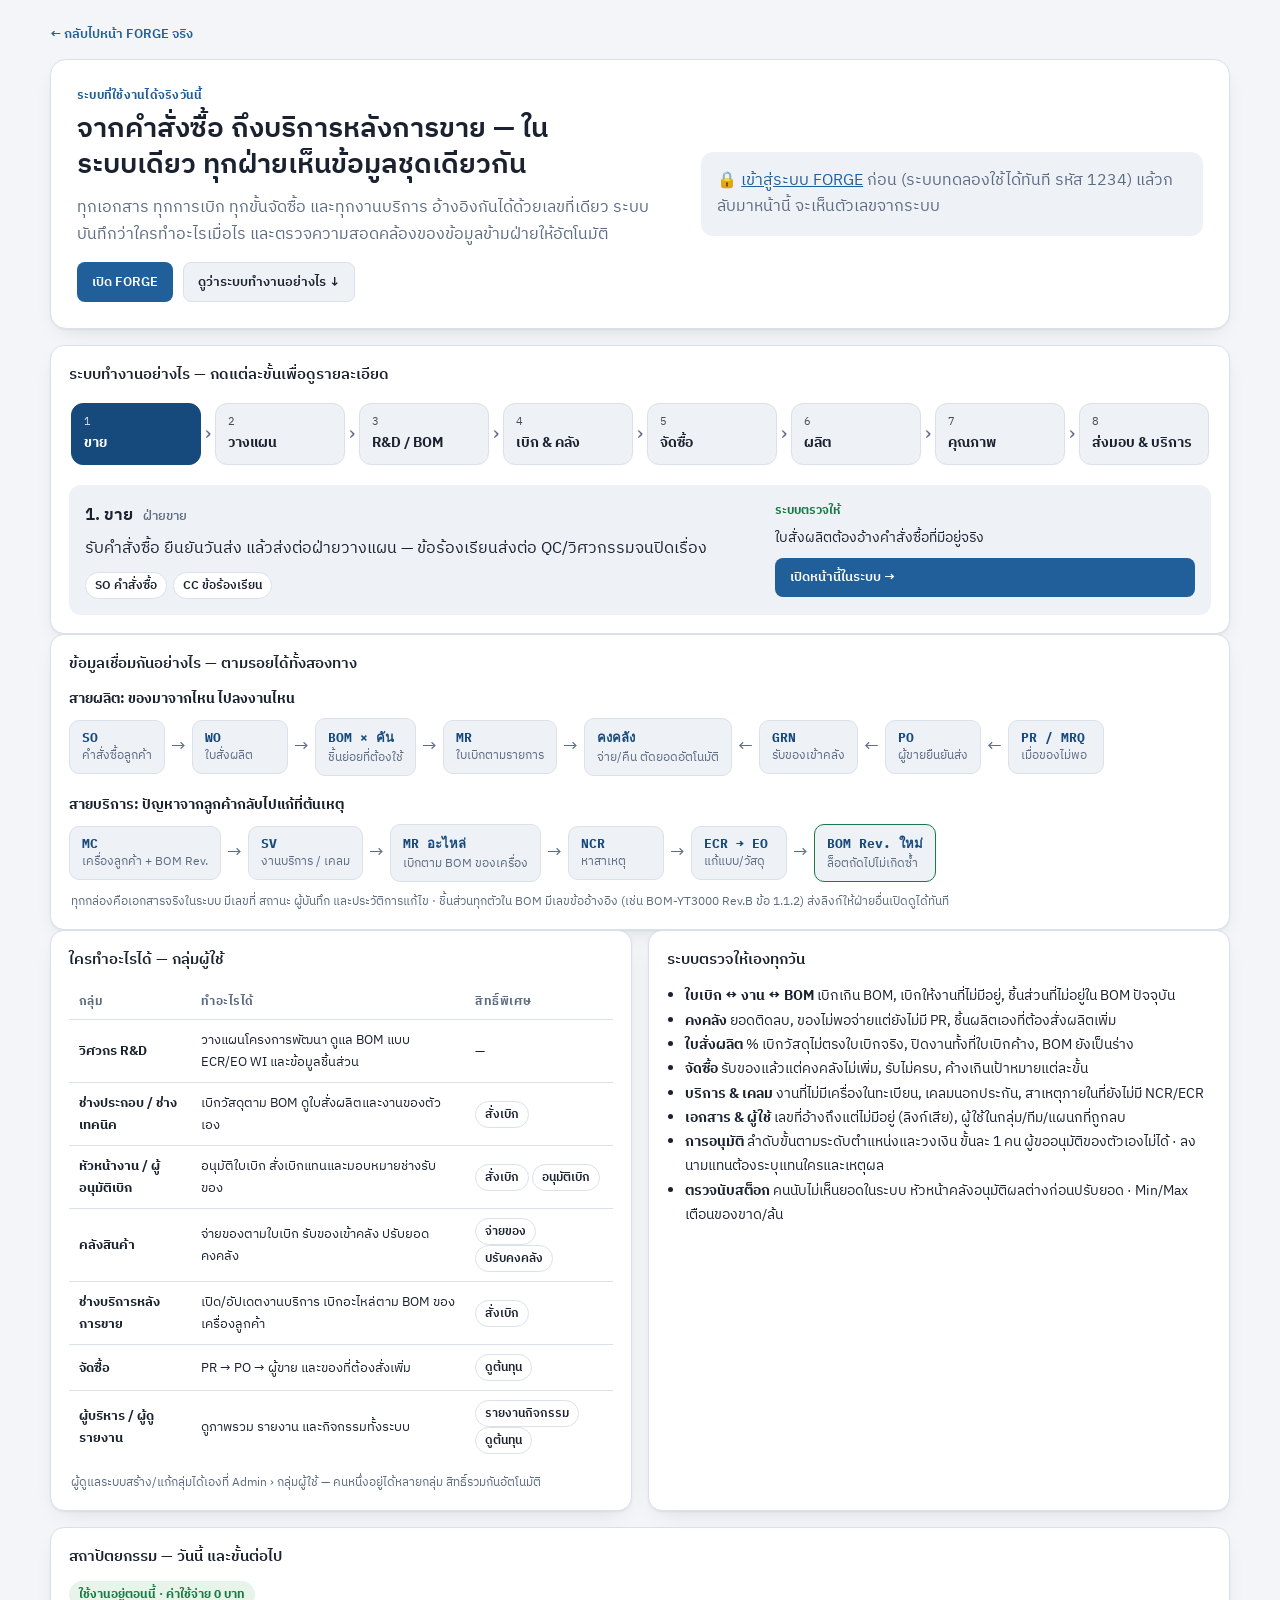
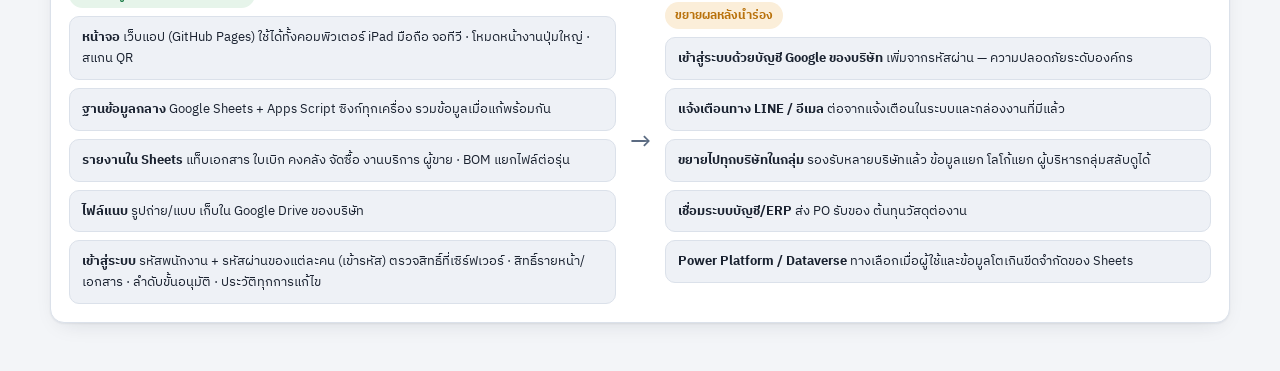
<file: demo.html>
<!DOCTYPE html>
<html lang="th">
<head>
<meta charset="UTF-8">
<meta name="viewport" content="width=device-width, initial-scale=1.0">
<title>ระบบใช้งานจริง — FORGE</title>
<meta name="description" content="ภาพรวมระบบ FORGE ที่ใช้งานจริง: ขั้นตอนงานตั้งแต่คำสั่งซื้อถึงบริการหลังการขาย การเชื่อมโยงข้อมูล กลุ่มผู้ใช้ การตรวจความสอดคล้อง และแผนขยายผล">
<link rel="preconnect" href="https://fonts.googleapis.com">
<link rel="stylesheet" href="https://fonts.googleapis.com/css2?family=IBM+Plex+Sans+Thai:wght@400;500;600;700&family=IBM+Plex+Sans:wght@400;500;600;700&family=IBM+Plex+Mono:wght@500;600&display=swap">
<style>
  :root{
    --bg:#f3f5f8; --surface:#ffffff; --surface-2:#eef1f6; --border:#dbe1ea;
    --text:#1a2230; --muted:#5b6b82; --accent:#215f9a; --accent-strong:#164a7d;
    --amber:#b9720c; --good:#187a44; --warn:#b9720c; --bad:#bf2c2c;
    --good-bg:#e6f4ea; --warn-bg:#fbeed9; --bad-bg:#fbe6e6;
    --shadow: 0 1px 2px rgba(20,30,45,.06), 0 8px 24px -12px rgba(20,30,45,.18);
  }
  @media (prefers-color-scheme: dark){
    :root:not([data-theme="light"]){
      --bg:#10151d; --surface:#171e29; --surface-2:#1e2733; --border:#2b3644;
      --text:#e7ecf3; --muted:#93a1b5; --accent:#5b9bd8; --accent-strong:#7fb2e6;
      --amber:#e2a13d; --good:#4bbd7d; --warn:#e2a13d; --bad:#ea6a6a;
      --good-bg:#123424; --warn-bg:#3a2c10; --bad-bg:#3a1616;
      --shadow: 0 1px 2px rgba(0,0,0,.4), 0 8px 24px -12px rgba(0,0,0,.6);
    }
  }
  *{box-sizing:border-box;}
  html,body{ height:auto; }
  body{
    margin:0; background:var(--bg); color:var(--text);
    font-family:"IBM Plex Sans Thai","IBM Plex Sans",system-ui,-apple-system,sans-serif;
    padding-left:16px; padding-right:16px;
  }
  .app{ max-width:1180px; margin:0 auto; padding-top:20px; padding-bottom:48px; }
  h1,h2,h3{ font-weight:600; text-wrap:balance; }
  table{ font-variant-numeric: tabular-nums; }
  .mono{ font-family:"IBM Plex Mono",monospace; }

  .backlink{
    display:inline-flex; align-items:center; gap:6px; font-size:13px; color:var(--accent);
    text-decoration:none; margin-bottom:14px; font-weight:600;
  }
  .backlink:hover{ text-decoration:underline; }

  .topbar{
    display:flex; flex-wrap:wrap; gap:16px; align-items:center; justify-content:space-between;
    background:var(--surface); border:1px solid var(--border); border-radius:14px;
    padding:14px 18px; box-shadow:var(--shadow); margin-bottom:14px;
  }
  .brand{ display:flex; align-items:center; gap:12px; }
  .brand-mark{
    display:inline-flex; align-items:center; justify-content:center;
    width:40px; height:40px; border-radius:10px; background:var(--accent-strong);
    color:#fff; font-family:"IBM Plex Mono",monospace; font-weight:600; font-size:14px; flex:none;
  }
  .brand-title{ font-weight:700; font-size:16px; line-height:1.2; }
  .brand-sub{ font-size:12.5px; color:var(--muted); margin-top:2px; }

  .controls{ display:flex; flex-wrap:wrap; gap:12px; align-items:flex-end; }
  .settings-btn{ white-space:nowrap; }
  .controls label{ font-size:12px; color:var(--muted); display:flex; flex-direction:column; gap:4px; }
  select, input{
    font:inherit; font-size:13.5px; color:var(--text); background:var(--surface-2);
    border:1px solid var(--border); border-radius:8px; padding:7px 10px; min-width:150px;
  }
  select:focus, input:focus{ outline:2px solid var(--accent); outline-offset:1px; }

  .banner{
    background:var(--warn-bg); color:var(--text); border:1px solid var(--border);
    border-left:4px solid var(--amber); border-radius:10px; padding:10px 14px;
    font-size:13px; margin-bottom:18px; line-height:1.6;
  }

  main{ display:flex; flex-direction:column; gap:20px; }

  .kpi-row{ display:grid; grid-template-columns:repeat(auto-fit,minmax(180px,1fr)); gap:12px; }
  .kpi-card{
    background:var(--surface); border:1px solid var(--border); border-radius:12px;
    padding:14px 16px; box-shadow:var(--shadow);
  }
  .kpi-label{ font-size:12px; color:var(--muted); margin-bottom:6px; }
  .kpi-value{ font-size:26px; font-weight:700; font-family:"IBM Plex Mono",monospace; }
  .kpi-value.good{ color:var(--good); } .kpi-value.warn{ color:var(--warn); } .kpi-value.bad{ color:var(--bad); }

  .panel{
    background:var(--surface); border:1px solid var(--border); border-radius:14px;
    padding:16px 18px 18px; box-shadow:var(--shadow);
  }
  .panel-head{ display:flex; flex-wrap:wrap; gap:10px; align-items:center; justify-content:space-between; margin-bottom:12px; }
  .panel-head h2{ font-size:15px; margin:0; }
  .toolbar{ display:flex; flex-wrap:wrap; gap:8px; align-items:center; }
  .file-btn{ display:inline-flex; align-items:center; }

  .save-status{
    display:flex; align-items:center; gap:6px; font-size:12px; color:var(--muted);
    margin:-4px 0 12px;
  }
  .save-status .dot{ width:7px; height:7px; border-radius:99px; background:var(--good); flex:none; }
  .save-status.stale .dot{ background:var(--warn); }

  .btn-primary, .btn-secondary{
    font:inherit; font-size:13px; font-weight:600; border-radius:8px; padding:8px 14px; cursor:pointer; border:1px solid transparent;
  }
  .btn-primary{ background:var(--accent); color:#fff; }
  .btn-primary:hover{ background:var(--accent-strong); }
  .btn-secondary{ background:var(--surface-2); color:var(--text); border-color:var(--border); }
  .btn-primary:disabled{ background:var(--surface-2); color:var(--muted); cursor:not-allowed; }

  .table-wrap{ overflow-x:auto; }
  .data-table{ width:100%; border-collapse:collapse; font-size:13px; }
  .data-table th{
    text-align:left; font-size:11.5px; text-transform:uppercase; letter-spacing:.04em;
    color:var(--muted); padding:8px 10px; border-bottom:1px solid var(--border); white-space:nowrap;
  }
  .data-table td{ padding:9px 10px; border-bottom:1px solid var(--border); vertical-align:middle; }
  .data-table tr:last-child td{ border-bottom:none; }
  .data-table tr.subtotal td{ background:var(--surface-2); font-weight:600; }
  .data-table tr.grandtotal td{ background:var(--surface-2); font-weight:700; border-top:2px solid var(--border); }

  .pill{ display:inline-flex; align-items:center; gap:5px; font-size:11.5px; font-weight:600; padding:3px 9px; border-radius:999px; white-space:nowrap; }
  .pill.good{ background:var(--good-bg); color:var(--good); }
  .pill.warn{ background:var(--warn-bg); color:var(--warn); }
  .pill.bad{ background:var(--bad-bg); color:var(--bad); }

  .bar-track{ width:100%; height:8px; background:var(--surface-2); border-radius:99px; overflow:hidden; min-width:80px; }
  .bar-fill{ height:100%; background:var(--accent); border-radius:99px; }

  .row-del{ background:transparent; border:none; color:var(--muted); cursor:pointer; font-size:15px; padding:2px 6px; border-radius:6px; }
  .row-del:hover{ background:var(--bad-bg); color:var(--bad); }

  .note{ font-size:12px; color:var(--muted); margin:10px 2px 0; }
  .settings-company-list{ display:flex; flex-direction:column; gap:10px; }
  .empty{ color:var(--muted); font-size:13px; padding:18px 4px; text-align:center; }

  .modal-backdrop{
    display:none; position:fixed; inset:0; background:rgba(10,14,20,.5);
    align-items:center; justify-content:center; padding:16px; z-index:20;
  }
  .modal-backdrop.open{ display:flex; }
  .modal{
    background:var(--surface); border-radius:14px; padding:20px; width:100%; max-width:380px;
    display:flex; flex-direction:column; gap:12px; box-shadow:var(--shadow);
  }
  .modal h3{ margin:0 0 4px; font-size:16px; }
  .modal label{ font-size:12.5px; color:var(--muted); display:flex; flex-direction:column; gap:5px; }
  .modal select, .modal input{ min-width:0; width:100%; }
  .modal-actions{ display:flex; justify-content:flex-end; gap:8px; margin-top:4px; }

  @media (max-width:640px){
    .topbar{ flex-direction:column; align-items:stretch; }
    .controls{ justify-content:space-between; }
    .controls label{ flex:1 1 30%; }
    select, input{ min-width:0; width:100%; }
  }

  /* ---- the working system (top of page) ---- */
  .cx-hero{ display:grid; grid-template-columns:minmax(0,1.2fr) minmax(0,1fr); gap:22px; align-items:center; background:var(--surface); border:1px solid var(--border); border-radius:16px; padding:26px; box-shadow:var(--shadow); margin-bottom:16px; }
  .cx-eyebrow{ font-size:12px; font-weight:700; color:var(--accent); letter-spacing:.02em; }
  .cx-hero h1{ font-size:clamp(20px,2.6vw,28px); line-height:1.3; margin:6px 0 10px; }
  .cx-hero p{ color:var(--muted); line-height:1.7; margin:0 0 14px; }
  .cx-hero-actions{ display:flex; flex-wrap:wrap; gap:10px; }
  .cx-btn{ text-decoration:none; display:inline-flex; align-items:center; }
  .cx-live-title{ font-size:12.5px; font-weight:700; color:var(--muted); margin-bottom:8px; }
  .cx-live-grid{ display:grid; grid-template-columns:repeat(2,minmax(0,1fr)); gap:10px; }
  .cx-live-tile{ background:var(--surface-2); border-radius:12px; padding:12px; }
  .cx-live-n{ font-size:24px; font-weight:700; }
  .cx-live-l{ font-size:13px; font-weight:600; }
  .cx-live-s{ font-size:11.5px; color:var(--muted); }
  .cx-live-empty{ background:var(--surface-2); border-radius:12px; padding:16px; color:var(--muted); line-height:1.6; }
  .cx-live-empty a{ color:var(--accent); }
  .cx-flow{ display:flex; align-items:stretch; gap:4px; overflow-x:auto; padding:4px 2px 10px; }
  .cx-step{ font:inherit; flex:1 1 0; min-width:112px; display:flex; flex-direction:column; gap:3px; align-items:flex-start; text-align:left; padding:10px 12px; border-radius:12px; border:1px solid var(--border); background:var(--surface-2); color:var(--text); cursor:pointer; }
  .cx-step:hover{ border-color:var(--accent); }
  .cx-step.active{ background:var(--accent-strong); border-color:var(--accent-strong); color:#fff; }
  .cx-step-no{ font-family:"IBM Plex Mono",monospace; font-size:11px; opacity:.8; }
  .cx-step-name{ font-weight:700; font-size:14px; }
  .cx-step-count{ font-size:11px; opacity:.85; }
  .cx-arrow{ align-self:center; color:var(--muted); font-size:20px; }
  .cx-detail{ display:grid; grid-template-columns:minmax(0,1.6fr) minmax(0,1fr); gap:18px; margin-top:10px; padding:16px; border-radius:12px; background:var(--surface-2); }
  .cx-detail h3{ margin:0 0 6px; font-size:17px; }
  .cx-who{ font-size:12.5px; font-weight:500; color:var(--muted); margin-left:6px; }
  .cx-detail p{ margin:0 0 10px; line-height:1.7; }
  .cx-docs{ display:flex; flex-wrap:wrap; gap:6px; }
  .cx-doc{ display:inline-block; font-size:12px; font-weight:600; padding:3px 9px; border-radius:999px; background:var(--surface); border:1px solid var(--border); }
  .cx-detail-side{ display:flex; flex-direction:column; gap:8px; font-size:13.5px; line-height:1.6; }
  .cx-side-label{ font-size:12px; font-weight:700; color:var(--good); }
  .cx-chains{ display:flex; flex-direction:column; gap:18px; }
  .cx-chain-title{ font-weight:700; font-size:13.5px; margin-bottom:8px; }
  .cx-chain-row{ display:flex; flex-wrap:wrap; align-items:center; gap:6px; }
  .cx-node{ display:flex; flex-direction:column; padding:8px 12px; border-radius:10px; border:1px solid var(--border); background:var(--surface-2); min-width:96px; }
  .cx-node b{ font-family:"IBM Plex Mono",monospace; font-size:13px; color:var(--accent-strong); }
  .cx-node span{ font-size:11.5px; color:var(--muted); }
  .cx-node-loop{ border-color:var(--good); }
  .cx-link-arrow{ color:var(--muted); font-size:18px; }
  .cx-two{ display:grid; grid-template-columns:repeat(2,minmax(0,1fr)); gap:16px; }
  .cx-two .panel{ margin-bottom:16px; }
  .cx-checks{ margin:0; padding-left:18px; line-height:1.8; font-size:13.5px; }
  .cx-score{ margin-top:12px; }
  .cx-arch{ display:grid; grid-template-columns:minmax(0,1fr) auto minmax(0,1fr); gap:14px; align-items:center; }
  .cx-arch-col{ display:flex; flex-direction:column; gap:8px; }
  .cx-arch-tag{ font-size:12px; font-weight:700; padding:4px 10px; border-radius:999px; align-self:flex-start; }
  .cx-now{ background:var(--good-bg); color:var(--good); }
  .cx-next{ background:var(--warn-bg); color:var(--warn); }
  .cx-live-note{ font-size:12px; color:var(--text-muted); margin:-4px 0 8px; }
.cx-arch-box{ padding:10px 12px; border-radius:10px; border:1px solid var(--border); background:var(--surface-2); font-size:13px; line-height:1.6; }
  .cx-arch-arrow{ font-size:26px; color:var(--muted); }
  .cx-section-title{ font-size:18px; margin:28px 0 12px; }
  @media (max-width:860px){
    .cx-hero, .cx-detail, .cx-two{ grid-template-columns:1fr; }
    .cx-arch{ grid-template-columns:1fr; }
    .cx-arch-arrow{ transform:rotate(90deg); justify-self:center; }
  }
</style>
</head>
<body>
<div class="app">
  <a class="backlink" href="./index.html">← กลับไปหน้า FORGE จริง</a>
  <section class="cx-hero">
    <div>
      <div class="cx-eyebrow">ระบบที่ใช้งานได้จริงวันนี้</div>
      <h1>จากคำสั่งซื้อ ถึงบริการหลังการขาย — ในระบบเดียว ทุกฝ่ายเห็นข้อมูลชุดเดียวกัน</h1>
      <p>ทุกเอกสาร ทุกการเบิก ทุกขั้นจัดซื้อ และทุกงานบริการ อ้างอิงกันได้ด้วยเลขที่เดียว ระบบบันทึกว่าใครทำอะไรเมื่อไร และตรวจความสอดคล้องของข้อมูลข้ามฝ่ายให้อัตโนมัติ</p>
      <div class="cx-hero-actions">
        <a class="btn-primary cx-btn" href="./index.html">เปิด FORGE</a>
        <a class="btn-secondary cx-btn" href="#cxFlow">ดูว่าระบบทำงานอย่างไร ↓</a>
      </div>
    </div>
    <div class="cx-live" id="cxLive"></div>
  </section>

  <section class="panel" id="cxFlow">
    <div class="panel-head"><h2>ระบบทำงานอย่างไร — กดแต่ละขั้นเพื่อดูรายละเอียด</h2></div>
    <div class="cx-flow" id="cxFlowSteps" role="tablist" aria-label="ขั้นตอนการทำงาน"></div>
    <div class="cx-detail" id="cxFlowDetail" role="tabpanel"></div>
  </section>

  <section class="panel">
    <div class="panel-head"><h2>ข้อมูลเชื่อมกันอย่างไร — ตามรอยได้ทั้งสองทาง</h2></div>
    <div class="cx-chains">
      <div class="cx-chain">
        <div class="cx-chain-title">สายผลิต: ของมาจากไหน ไปลงงานไหน</div>
        <div class="cx-chain-row" id="cxChainProd"></div>
      </div>
      <div class="cx-chain">
        <div class="cx-chain-title">สายบริการ: ปัญหาจากลูกค้ากลับไปแก้ที่ต้นเหตุ</div>
        <div class="cx-chain-row" id="cxChainSvc"></div>
      </div>
    </div>
    <p class="note">ทุกกล่องคือเอกสารจริงในระบบ มีเลขที่ สถานะ ผู้บันทึก และประวัติการแก้ไข · ชิ้นส่วนทุกตัวใน BOM มีเลขข้ออ้างอิง (เช่น BOM-YT3000 Rev.B ข้อ 1.1.2) ส่งลิงก์ให้ฝ่ายอื่นเปิดดูได้ทันที</p>
  </section>

  <div class="cx-two">
    <section class="panel">
      <div class="panel-head"><h2>ใครทำอะไรได้ — กลุ่มผู้ใช้</h2></div>
      <div class="table-wrap"><table class="data-table"><thead><tr><th>กลุ่ม</th><th>ทำอะไรได้</th><th>สิทธิ์พิเศษ</th></tr></thead><tbody id="cxGroups"></tbody></table></div>
      <p class="note">ผู้ดูแลระบบสร้าง/แก้กลุ่มได้เองที่ Admin › กลุ่มผู้ใช้ — คนหนึ่งอยู่ได้หลายกลุ่ม สิทธิ์รวมกันอัตโนมัติ</p>
    </section>
    <section class="panel">
      <div class="panel-head"><h2>ระบบตรวจให้เองทุกวัน</h2></div>
      <ul class="cx-checks">
        <li><b>ใบเบิก ↔ งาน ↔ BOM</b> เบิกเกิน BOM, เบิกให้งานที่ไม่มีอยู่, ชิ้นส่วนที่ไม่อยู่ใน BOM ปัจจุบัน</li>
        <li><b>คงคลัง</b> ยอดติดลบ, ของไม่พอจ่ายแต่ยังไม่มี PR, ชิ้นผลิตเองที่ต้องสั่งผลิตเพิ่ม</li>
        <li><b>ใบสั่งผลิต</b> % เบิกวัสดุไม่ตรงใบเบิกจริง, ปิดงานทั้งที่ใบเบิกค้าง, BOM ยังเป็นร่าง</li>
        <li><b>จัดซื้อ</b> รับของแล้วแต่คงคลังไม่เพิ่ม, รับไม่ครบ, ค้างเกินเป้าหมายแต่ละขั้น</li>
        <li><b>บริการ & เคลม</b> งานที่ไม่มีเครื่องในทะเบียน, เคลมนอกประกัน, สาเหตุภายในที่ยังไม่มี NCR/ECR</li>
        <li><b>เอกสาร & ผู้ใช้</b> เลขที่อ้างถึงแต่ไม่มีอยู่ (ลิงก์เสีย), ผู้ใช้ในกลุ่ม/ทีม/แผนกที่ถูกลบ</li>
        <li><b>การอนุมัติ</b> ลำดับขั้นตามระดับตำแหน่งและวงเงิน ขั้นละ 1 คน ผู้ขออนุมัติของตัวเองไม่ได้ · ลงนามแทนต้องระบุแทนใครและเหตุผล</li>
        <li><b>ตรวจนับสต็อก</b> คนนับไม่เห็นยอดในระบบ หัวหน้าคลังอนุมัติผลต่างก่อนปรับยอด · Min/Max เตือนของขาด/ล้น</li>
      </ul>
      <div class="cx-score" id="cxScore"></div>
    </section>
  </div>

  <section class="panel">
    <div class="panel-head"><h2>สถาปัตยกรรม — วันนี้ และขั้นต่อไป</h2></div>
    <div class="cx-arch">
      <div class="cx-arch-col">
        <div class="cx-arch-tag cx-now">ใช้งานอยู่ตอนนี้ · ค่าใช้จ่าย 0 บาท</div>
        <div class="cx-arch-box"><b>หน้าจอ</b> เว็บแอป (GitHub Pages) ใช้ได้ทั้งคอมพิวเตอร์ iPad มือถือ จอทีวี · โหมดหน้างานปุ่มใหญ่ · สแกน QR</div>
        <div class="cx-arch-box"><b>ฐานข้อมูลกลาง</b> Google Sheets + Apps Script ซิงก์ทุกเครื่อง รวมข้อมูลเมื่อแก้พร้อมกัน</div>
        <div class="cx-arch-box"><b>รายงานใน Sheets</b> แท็บเอกสาร ใบเบิก คงคลัง จัดซื้อ งานบริการ ผู้ขาย · BOM แยกไฟล์ต่อรุ่น</div>
        <div class="cx-arch-box"><b>ไฟล์แนบ</b> รูปถ่าย/แบบ เก็บใน Google Drive ของบริษัท</div>
        <div class="cx-arch-box"><b>เข้าสู่ระบบ</b> รหัสพนักงาน + รหัสผ่านของแต่ละคน (เข้ารหัส) ตรวจสิทธิ์ที่เซิร์ฟเวอร์ · สิทธิ์รายหน้า/เอกสาร · ลำดับขั้นอนุมัติ · ประวัติทุกการแก้ไข</div>
      </div>
      <div class="cx-arch-arrow" aria-hidden="true">→</div>
      <div class="cx-arch-col">
        <div class="cx-arch-tag cx-next">ขยายผลหลังนำร่อง</div>
        <div class="cx-arch-box"><b>เข้าสู่ระบบด้วยบัญชี Google ของบริษัท</b> เพิ่มจากรหัสผ่าน — ความปลอดภัยระดับองค์กร</div>
        <div class="cx-arch-box"><b>แจ้งเตือนทาง LINE / อีเมล</b> ต่อจากแจ้งเตือนในระบบและกล่องงานที่มีแล้ว</div>
        <div class="cx-arch-box"><b>ขยายไปทุกบริษัทในกลุ่ม</b> รองรับหลายบริษัทแล้ว ข้อมูลแยก โลโก้แยก ผู้บริหารกลุ่มสลับดูได้</div>
        <div class="cx-arch-box"><b>เชื่อมระบบบัญชี/ERP</b> ส่ง PO รับของ ต้นทุนวัสดุต่องาน</div>
        <div class="cx-arch-box"><b>Power Platform / Dataverse</b> ทางเลือกเมื่อผู้ใช้และข้อมูลโตเกินขีดจำกัดของ Sheets</div>
      </div>
    </div>
  </section>

  <!-- (old group-level concept mock-up removed 30 ก.ย. 2569: made-up figures) -->
</div>

<script>
/* Concept page: live figures read from the dashboard data already cached in this browser (same site). */
(function () {
  "use strict";
  // the company this browser works in: the DEMO company's data carries a "--c-demo" suffix
  var co = (function () { try { return localStorage.getItem("y2j-company-v1") || ""; } catch (e) { return ""; } })();
  var sfx = co && co !== "y2j" ? "--c-" + co : "";
  function read(key) { try { return JSON.parse(localStorage.getItem(key + sfx) || localStorage.getItem(key) || "null"); } catch (e) { return null; } }
  function esc(s) { return String(s == null ? "" : s).replace(/[&<>"']/g, function (c) { return { "&": "&amp;", "<": "&lt;", ">": "&gt;", '"': "&quot;", "'": "&#39;" }[c]; }); }
  var docs = read("y2j-dept-docs-v1") || {};
  var wos = read("y2j-workorders-v1") || [];
  var p2p = read("y2j-p2p-v1") || [];
  var stock = (read("y2j-stock-v1") || {}).items || {};
  var auth = read("y2j-auth-v1") || {};
  var bom = read("y2j-bom-v1") || {};
  var audit = read("y2j-audit-v1") || [];
  // company figures only for someone signed in on this browser
  var signedIn = !!localStorage.getItem("y2j-session-v1");
  // when this browser last pulled the data (sync meta), shown with the figures
  var syncedAt = (function () { try { var t = localStorage.getItem("y2j-last-pull"); return t ? new Date(t).toLocaleString("th-TH", { dateStyle: "medium", timeStyle: "short" }) : ""; } catch (e) { return ""; } })();
  var has = signedIn && (Object.keys(docs).length || wos.length || p2p.length);
  var n = function (t) { return (docs[t] || []).length; };
  var open = function (t, closed) { return (docs[t] || []).filter(function (d) { return closed.indexOf(d.status) < 0; }).length; };
  var mreqItems = (docs.mreq || []).filter(function (d) { return d.items && d.items.length; });
  var bomLines = 0; Object.keys(bom.bom || {}).forEach(function (m) { bomLines += (bom.bom[m] || []).length; });
  var docTotal = 0; Object.keys(docs).forEach(function (t) { docTotal += (docs[t] || []).length; });

  var live = document.getElementById("cxLive");
  if (!has) {
    live.innerHTML = '<div class="cx-live-empty">' + (signedIn ? 'เปิด <a href="./index.html">FORGE</a> ในเบราว์เซอร์นี้ก่อน หน้านี้จะแสดงตัวเลขจากระบบ' : '🔒 <a href="./index.html">เข้าสู่ระบบ FORGE</a> ก่อน (ระบบทดลองใช้ได้ทันที รหัส 1234) แล้วกลับมาหน้านี้ จะเห็นตัวเลขจากระบบ') + '</div>';
  } else {
    var tiles = [
      [docTotal, "เอกสารในระบบ", "ทุกแผนก มีเลขที่และประวัติ"],
      [(bom.models || []).length + " รุ่น", "BOM หลายระดับ", bomLines + " รายการ อ้างอิงเลขข้อได้"],
      [mreqItems.length, "ใบเบิกตามรายการ BOM", "ค้าง " + mreqItems.filter(function (d) { return ["รออนุมัติ", "อนุมัติ", "จ่ายบางส่วน"].indexOf(d.status) >= 0; }).length + " ใบ"],
      [p2p.length, "คำขอซื้อ PR → PO", "ติดตามครบ 10 ขั้น"],
      [n("mc"), "เครื่องลูกค้าในทะเบียน", "งานบริการ " + n("svc") + " ใบ"],
      [(auth.users || []).filter(function (u) { return u.active; }).length, "ผู้ใช้งาน", (auth.groups || []).length + " กลุ่มสิทธิ์ · " + audit.length + " บันทึกการใช้งาน"],
    ];
    live.innerHTML = '<div class="cx-live-title">' + (co === "demo" ? "ตัวเลขจากระบบทดลอง (ข้อมูลจำลอง)" : "ตัวเลขจากข้อมูลจริงของบริษัท") + (syncedAt ? " · ข้อมูล ณ " + esc(syncedAt) : "") + '</div><div class="cx-live-note">อ่านจากข้อมูลที่เบราว์เซอร์นี้โหลดไว้ — เปิด <a href="./index.html">FORGE</a> เพื่อดึงข้อมูลล่าสุด แล้วกลับมาหน้านี้' + (co === "demo" ? "" : " · ต้องการดูตัวเลขระบบทดลอง: สลับบริษัทเป็น DEMO ในระบบ") + '</div><div class="cx-live-grid">' + tiles.map(function (t) {
      return '<div class="cx-live-tile"><div class="cx-live-n">' + esc(t[0]) + '</div><div class="cx-live-l">' + esc(t[1]) + '</div><div class="cx-live-s">' + esc(t[2]) + "</div></div>";
    }).join("") + "</div>";
  }

  var STEPS = [
    { id: "sales", name: "ขาย", who: "ฝ่ายขาย", docs: ["SO คำสั่งซื้อ", "CC ข้อร้องเรียน"], does: "รับคำสั่งซื้อ ยืนยันวันส่ง แล้วส่งต่อฝ่ายวางแผน — ข้อร้องเรียนส่งต่อ QC/วิศวกรรมจนปิดเรื่อง", check: "ใบสั่งผลิตต้องอ้างคำสั่งซื้อที่มีอยู่จริง", view: "dept", count: function () { return open("so", ["ส่งมอบแล้ว", "ยกเลิก"]) + " คำสั่งซื้อที่กำลังดำเนินการ"; } },
    { id: "plan", name: "วางแผน", who: "ฝ่ายวางแผนการผลิต", docs: ["ใบสั่งผลิต (WO)", "PLN แผนสัปดาห์", "MRQ ความต้องการวัสดุ"], does: "เปิดใบสั่งผลิต 1 ใบต่อคัน (ได้เลขเครื่อง + Job Card ตามขั้นตอนของรุ่น) · แผนการผลิตหลักตามวันที่จริงเทียบคันจริง · กำลังการผลิตรายสถานีจาก Job Card · คำนวณวัสดุ (MRP) = BOM × จำนวนคัน − ที่เบิกแล้ว − คงคลัง − ของที่สั่งซื้ออยู่ → ออก MRQ หรือเปิด PR", check: "BOM ของรุ่นที่จะผลิตต้องอนุมัติแล้ว", view: "bomx", tab: "mrp", count: function () { return wos.filter(function (w) { return w.status !== "เสร็จสมบูรณ์"; }).length + " ใบสั่งผลิตที่ยังไม่เสร็จ"; } },
    { id: "rnd", name: "R&D / BOM", who: "วิศวกรรม", docs: ["BOM หลายระดับ", "ECR / EO", "DWG แบบ", "WI วิธีทำงาน"], does: "BOM จัดเป็นกลุ่มงาน › ชุดประกอบ › ชิ้นย่อย ทุกบรรทัดมีเลขข้อ ระบุ \"ใช้ที่\" ไลน์/สถานีที่รับไปใช้ต่อ · แก้ได้เฉพาะการออก Revision ใหม่พร้อมอ้างอิง ECR/EO", check: "โครงสร้างวน ชุดแม่หาย รหัสซ้ำ จำนวนผิด", view: "bomx", tab: "tree", count: function () { return bomLines + " รายการใน BOM"; } },
    { id: "store", name: "เบิก & คลัง", who: "ช่าง · หัวหน้างาน · คลังสินค้า", docs: ["MR ใบเบิก", "STK ตรวจนับ", "คงคลัง"], does: "ช่างเบิกตามรายการ BOM ของงาน หรือเบิกทั่วไปนอกใบสั่งผลิต (ซ่อมบำรุง วัสดุสิ้นเปลือง) → อนุมัติตามลำดับขั้น → คลังจ่าย (ใบหยิบของ สแกนยืนยัน) → ผู้รับยืนยันรับของด้วยรหัสผ่าน · สมุดคุมคลัง Min/Max ตรวจนับแบบไม่เห็นยอด", check: "เบิกเกิน BOM, คงคลังติดลบ, ของไม่พอแต่ไม่มี PR, ต่ำกว่า Min / เกิน Max", view: "bomx", tab: "track", count: function () { return Object.keys(stock).length + " รายการในคลัง"; } },
    { id: "pur", name: "จัดซื้อ", who: "จัดซื้อ · ผู้อนุมัติ", docs: ["PR → PO 10 ขั้น", "RFQ", "ผู้ขาย", "SE ประเมินผู้ขาย"], does: "ทุกขั้นมีเป้าเวลา บอกชื่อคนที่ถืองานและต้องทำอะไรต่อ · อนุมัติตามวงเงิน/ลำดับขั้น · รับของเข้าคลังรอตรวจ (IQC) ผ่านแล้วค่อยเข้าคลังหลัก · ผลงานผู้ขายคำนวณจากการส่งจริง", check: "รับของแล้วคงคลังไม่เพิ่ม, รับไม่ครบ", view: "p2p", count: function () { return p2p.length + " คำขอซื้อ"; } },
    { id: "prod", name: "ผลิต", who: "หัวหน้าไลน์ · ช่าง", docs: ["ใบสั่งผลิต", "DPR รายงานประจำวัน", "SAF ความปลอดภัย", "MT แจ้งซ่อม"], does: "ช่างกด ▶ เริ่ม / ⏸ พัก (เลือกสาเหตุ) / ✔ เสร็จ ทีละขั้นบนมือถือ ระบบจับเวลาและคิดต้นทุนรายคัน · หยุดงานแจ้งแผนกที่เกี่ยวข้องทันที · จอทีวีหน้างาน · % เบิกวัสดุคำนวณจากใบเบิกจริง", check: "% เบิกวัสดุไม่ตรงกับใบเบิก", view: "workorder", count: function () { var today = new Date().toISOString().slice(0, 10); return wos.filter(function (w) { return w.status !== "เสร็จสมบูรณ์" && w.status !== "ยกเลิก" && w.dueIso && w.dueIso < today; }).length + " ใบสั่งผลิตเลยกำหนดส่ง"; } },
    { id: "qc", name: "คุณภาพ", who: "QC", docs: ["IQC ตรวจรับ", "FI ก่อนส่งมอบ", "NCR", "CAPA"], does: "ตรวจรับวัตถุดิบ ตรวจก่อนส่งมอบรายเครื่อง · NCR ผูกกับชิ้นส่วน ใบสั่งผลิต และงานเคลม", check: "เคลมจากสาเหตุภายในที่ยังไม่มี NCR/CAPA/ECR", view: "dept", count: function () { return open("ncr", ["ปิดแล้ว"]) + " NCR ที่ยังเปิด"; } },
    { id: "svc", name: "ส่งมอบ & บริการ", who: "ฝ่ายขาย · ช่างบริการ", docs: ["MC ทะเบียนเครื่อง", "SV งานบริการ", "เคลม"], does: "ทะเบียนเครื่องจำ BOM Rev. ที่ส่งมอบและวันหมดประกัน · ช่างเบิกอะไหล่ตาม BOM ของเครื่อง · เคลมต่อกับผู้ขาย · อะไหล่ที่เปลี่ยนบ่อยส่งกลับเป็น ECR", check: "งานบริการที่ไม่มีเครื่องในทะเบียน, เคลมนอกประกัน", view: "service", count: function () { return n("svc") + " งานบริการ · " + (docs.svc || []).filter(function (d) { return d.kind === "เคลมประกัน" || d.claimCause; }).length + " เคลม"; } },
  ];
  var stepsEl = document.getElementById("cxFlowSteps");
  var detailEl = document.getElementById("cxFlowDetail");
  var current = 0;
  function renderSteps() {
    stepsEl.innerHTML = STEPS.map(function (s, i) {
      return (i ? '<span class="cx-arrow" aria-hidden="true">›</span>' : "") + '<button type="button" role="tab" class="cx-step' + (i === current ? " active" : "") + '" aria-selected="' + (i === current) + '" data-i="' + i + '"><span class="cx-step-no">' + (i + 1) + '</span><span class="cx-step-name">' + esc(s.name) + "</span>" + (has ? '<span class="cx-step-count">' + esc(s.count()) + "</span>" : "") + "</button>";
    }).join("");
    var s = STEPS[current];
    detailEl.innerHTML = '<div class="cx-detail-main"><h3>' + (current + 1) + ". " + esc(s.name) + ' <span class="cx-who">' + esc(s.who) + "</span></h3><p>" + esc(s.does) + '</p><div class="cx-docs">' + s.docs.map(function (d) { return '<span class="cx-doc">' + esc(d) + "</span>"; }).join("") + '</div></div><div class="cx-detail-side"><div class="cx-side-label">ระบบตรวจให้</div><div>' + esc(s.check) + '</div><a class="btn-primary cx-btn" href="./index.html?view=' + s.view + (s.tab ? "&tab=" + s.tab : "") + '">เปิดหน้านี้ในระบบ →</a></div>';
    stepsEl.querySelectorAll("[data-i]").forEach(function (b) { b.addEventListener("click", function () { current = Number(b.dataset.i); renderSteps(); }); });
  }
  renderSteps();

  function chain(el, items) {
    el.innerHTML = items.map(function (it, i) {
      return (i ? '<span class="cx-link-arrow" aria-hidden="true">' + (it.back ? "←" : "→") + "</span>" : "") + '<div class="cx-node' + (it.loop ? " cx-node-loop" : "") + '"><b>' + esc(it.a) + "</b><span>" + esc(it.b) + "</span></div>";
    }).join("");
  }
  chain(document.getElementById("cxChainProd"), [
    { a: "SO", b: "คำสั่งซื้อลูกค้า" }, { a: "WO", b: "ใบสั่งผลิต" }, { a: "BOM × คัน", b: "ชิ้นย่อยที่ต้องใช้" }, { a: "MR", b: "ใบเบิกตามรายการ" },
    { a: "คงคลัง", b: "จ่าย/คืน ตัดยอดอัตโนมัติ" }, { a: "GRN", b: "รับของเข้าคลัง", back: true }, { a: "PO", b: "ผู้ขายยืนยันส่ง", back: true }, { a: "PR / MRQ", b: "เมื่อของไม่พอ", back: true },
  ]);
  chain(document.getElementById("cxChainSvc"), [
    { a: "MC", b: "เครื่องลูกค้า + BOM Rev." }, { a: "SV", b: "งานบริการ / เคลม" }, { a: "MR อะไหล่", b: "เบิกตาม BOM ของเครื่อง" }, { a: "NCR", b: "หาสาเหตุ" },
    { a: "ECR → EO", b: "แก้แบบ/วัสดุ" }, { a: "BOM Rev. ใหม่", b: "ล็อตถัดไปไม่เกิดซ้ำ", loop: true },
  ]);

  var groups = (auth.groups && auth.groups.length) ? auth.groups : [
    { name: "ช่างประกอบ / ช่างเทคนิค", desc: "เบิกวัสดุตาม BOM ดูใบสั่งผลิตและงานของตัวเอง", abilities: ["request"] },
    { name: "หัวหน้างาน / ผู้อนุมัติเบิก", desc: "อนุมัติใบเบิก สั่งเบิกแทนและมอบหมายช่างรับของ", abilities: ["request", "approve"] },
    { name: "คลังสินค้า", desc: "จ่ายของตามใบเบิก รับของเข้าคลัง ปรับยอดคงคลัง", abilities: ["issue", "stock"] },
    { name: "ช่างบริการหลังการขาย", desc: "เปิด/อัปเดตงานบริการ เบิกอะไหล่ตาม BOM ของเครื่องลูกค้า", abilities: ["request"] },
    { name: "จัดซื้อ", desc: "PR → PO → ผู้ขาย และของที่ต้องสั่งเพิ่ม", abilities: [] },
    { name: "ผู้บริหาร / ผู้ดูรายงาน", desc: "ดูภาพรวม รายงาน และกิจกรรมทั้งระบบ", abilities: ["reports"] },
  ];
  var ABL = { request: "สั่งเบิก", approve: "อนุมัติเบิก", issue: "จ่ายของ", stock: "ปรับคงคลัง", reports: "รายงานกิจกรรม", cost: "ดูต้นทุน" };
  document.getElementById("cxGroups").innerHTML = groups.map(function (g) {
    return "<tr><td><b>" + esc(g.name) + "</b></td><td>" + esc(g.desc || "") + "</td><td>" + ((g.abilities || []).map(function (a) { return '<span class="cx-doc">' + esc(ABL[a] || a) + "</span>"; }).join(" ") || "—") + "</td></tr>";
  }).join("");

  document.getElementById("cxScore").innerHTML = has
    ? '<a class="btn-secondary cx-btn" href="./index.html?view=admin">ดูผลตรวจล่าสุดในระบบ (ผู้ดูแล) →</a>'
    : "";

  // the older group-rollup concept below is illustrative only
})();
</script>

</body>
</html>
</file>
